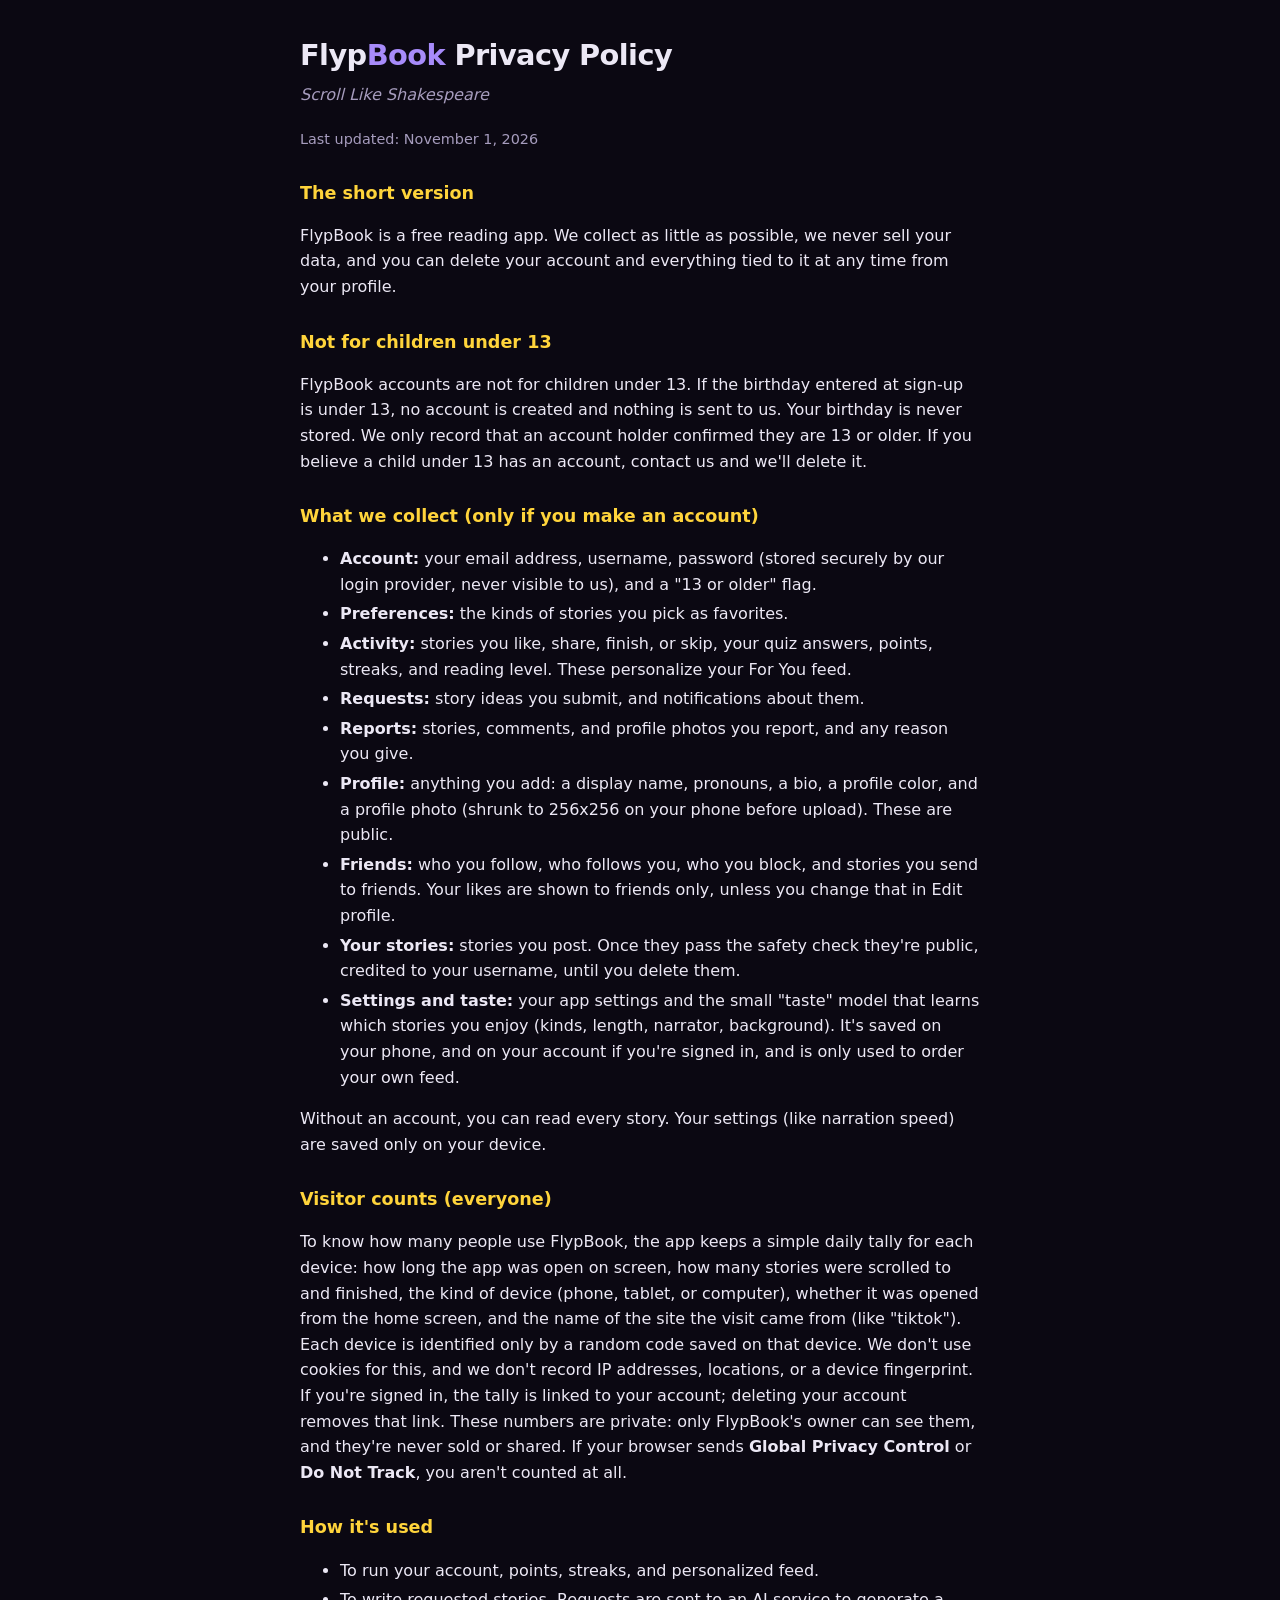
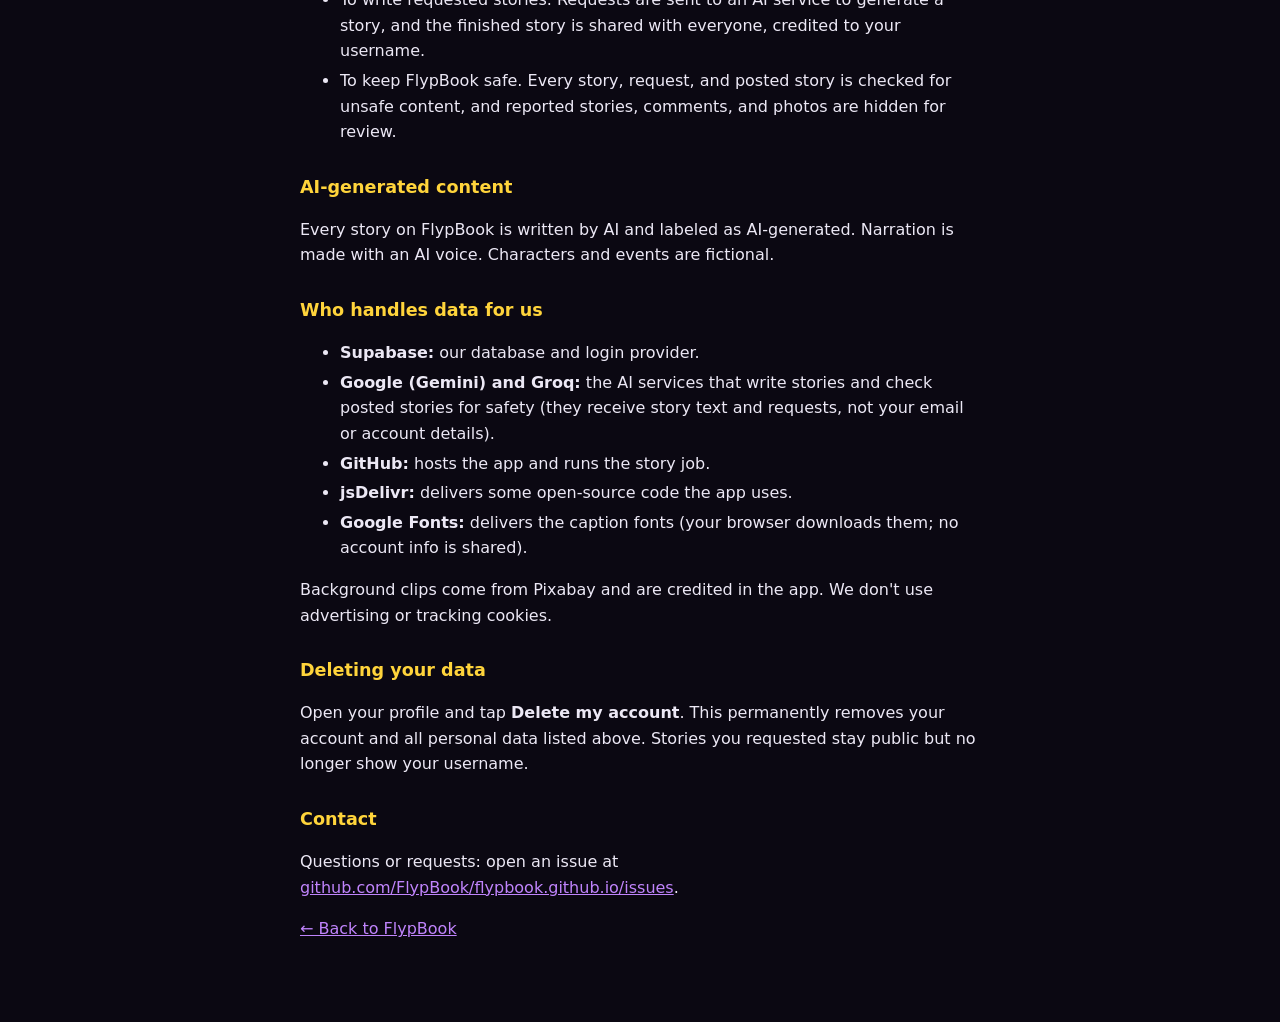
<file: web/privacy.html>
<!doctype html>
<html lang="en">
<head>
  <meta charset="utf-8">
  <meta name="viewport" content="width=device-width, initial-scale=1">
  <meta name="theme-color" content="#0b0812">
  <title>Privacy Policy · FlypBook</title>
  <link rel="icon" href="icons/favicon-32.png">
  <style>
    body { margin: 0; background: #0b0812; color: #ece8f5; font: 16px/1.6 "Segoe UI", Roboto, system-ui, sans-serif; }
    main { max-width: 680px; margin: 0 auto; padding: 32px 20px 64px; }
    h1 { font-size: 1.8rem; margin: 0 0 4px; letter-spacing: -0.02em; }
    h1 b { color: #a78bfa; }
    h2 { font-size: 1.1rem; margin: 28px 0 6px; color: #ffd43b; }
    .tag { color: #a69cbd; margin: 0 0 20px; font-style: italic; }
    a { color: #c084fc; }
    li { margin: 4px 0; }
    .updated { color: #a69cbd; font-size: 0.9rem; }
  </style>
</head>
<body>
<main>
  <h1>Flyp<b>Book</b> Privacy Policy</h1>
  <p class="tag">Scroll Like Shakespeare</p>
  <p class="updated">Last updated: November 1, 2026</p>

  <h2>The short version</h2>
  <p>FlypBook is a free reading app. We collect as little as possible, we never sell your data, and you can delete your account and everything tied to it at any time from your profile.</p>

  <h2>Not for children under 13</h2>
  <p>FlypBook accounts are not for children under 13. If the birthday entered at sign-up is under 13, no account is created and nothing is sent to us. Your birthday is never stored. We only record that an account holder confirmed they are 13 or older. If you believe a child under 13 has an account, contact us and we'll delete it.</p>

  <h2>What we collect (only if you make an account)</h2>
  <ul>
    <li><b>Account:</b> your email address, username, password (stored securely by our login provider, never visible to us), and a "13 or older" flag.</li>
    <li><b>Preferences:</b> the kinds of stories you pick as favorites.</li>
    <li><b>Activity:</b> stories you like, share, finish, or skip, your quiz answers, points, streaks, and reading level. These personalize your For You feed.</li>
    <li><b>Requests:</b> story ideas you submit, and notifications about them.</li>
    <li><b>Reports:</b> stories, comments, and profile photos you report, and any reason you give.</li>
    <li><b>Profile:</b> anything you add: a display name, pronouns, a bio, a profile color, and a profile photo (shrunk to 256x256 on your phone before upload). These are public.</li>
    <li><b>Friends:</b> who you follow, who follows you, who you block, and stories you send to friends. Your likes are shown to friends only, unless you change that in Edit profile.</li>
    <li><b>Your stories:</b> stories you post. Once they pass the safety check they're public, credited to your username, until you delete them.</li>
    <li><b>Settings and taste:</b> your app settings and the small "taste" model that learns which stories you enjoy (kinds, length, narrator, background). It's saved on your phone, and on your account if you're signed in, and is only used to order your own feed.</li>
  </ul>
  <p>Without an account, you can read every story. Your settings (like narration speed) are saved only on your device.</p>
  <h2>Visitor counts (everyone)</h2>
  <p>To know how many people use FlypBook, the app keeps a simple daily tally for each device: how long the app was open on screen, how many stories were scrolled to and finished, the kind of device (phone, tablet, or computer), whether it was opened from the home screen, and the name of the site the visit came from (like "tiktok"). Each device is identified only by a random code saved on that device. We don't use cookies for this, and we don't record IP addresses, locations, or a device fingerprint. If you're signed in, the tally is linked to your account; deleting your account removes that link. These numbers are private: only FlypBook's owner can see them, and they're never sold or shared. If your browser sends <b>Global Privacy Control</b> or <b>Do Not Track</b>, you aren't counted at all.</p>

  <h2>How it's used</h2>
  <ul>
    <li>To run your account, points, streaks, and personalized feed.</li>
    <li>To write requested stories. Requests are sent to an AI service to generate a story, and the finished story is shared with everyone, credited to your username.</li>
    <li>To keep FlypBook safe. Every story, request, and posted story is checked for unsafe content, and reported stories, comments, and photos are hidden for review.</li>
  </ul>

  <h2>AI-generated content</h2>
  <p>Every story on FlypBook is written by AI and labeled as AI-generated. Narration is made with an AI voice. Characters and events are fictional.</p>

  <h2>Who handles data for us</h2>
  <ul>
    <li><b>Supabase:</b> our database and login provider.</li>
    <li><b>Google (Gemini) and Groq:</b> the AI services that write stories and check posted stories for safety (they receive story text and requests, not your email or account details).</li>
    <li><b>GitHub:</b> hosts the app and runs the story job.</li>
    <li><b>jsDelivr:</b> delivers some open-source code the app uses.</li>
    <li><b>Google Fonts:</b> delivers the caption fonts (your browser downloads them; no account info is shared).</li>
  </ul>
  <p>Background clips come from Pixabay and are credited in the app. We don't use advertising or tracking cookies.</p>

  <h2>Deleting your data</h2>
  <p>Open your profile and tap <b>Delete my account</b>. This permanently removes your account and all personal data listed above. Stories you requested stay public but no longer show your username.</p>

  <h2>Contact</h2>
  <p>Questions or requests: open an issue at <a href="https://github.com/FlypBook/flypbook.github.io/issues">github.com/FlypBook/flypbook.github.io/issues</a>.</p>

  <p><a href="./">&larr; Back to FlypBook</a></p>
</main>
</body>
</html>
</file>
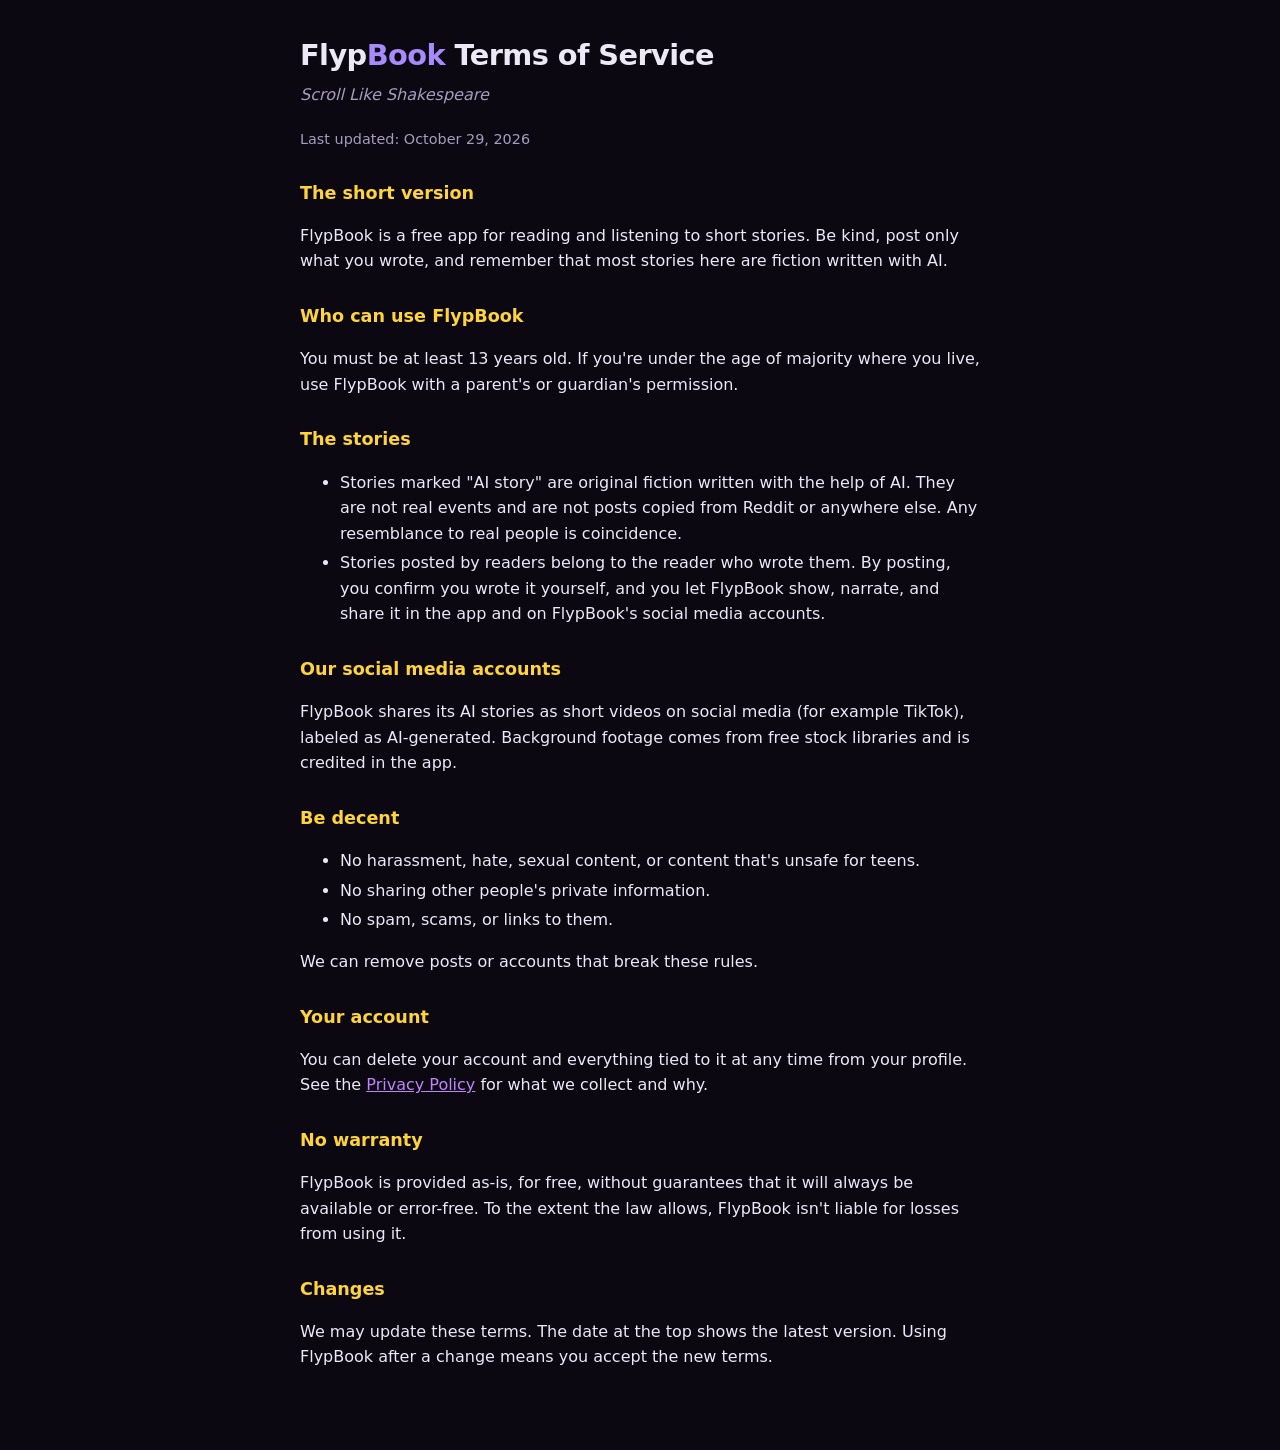
<file: web/terms.html>
<!doctype html>
<html lang="en">
<head>
  <meta charset="utf-8">
  <meta name="viewport" content="width=device-width, initial-scale=1">
  <meta name="theme-color" content="#0b0812">
  <title>Terms of Service · FlypBook</title>
  <link rel="icon" href="icons/favicon-32.png">
  <style>
    body { margin: 0; background: #0b0812; color: #ece8f5; font: 16px/1.6 "Segoe UI", Roboto, system-ui, sans-serif; }
    main { max-width: 680px; margin: 0 auto; padding: 32px 20px 64px; }
    h1 { font-size: 1.8rem; margin: 0 0 4px; letter-spacing: -0.02em; }
    h1 b { color: #a78bfa; }
    h2 { font-size: 1.1rem; margin: 28px 0 6px; color: #ffd43b; }
    .tag { color: #a69cbd; margin: 0 0 20px; font-style: italic; }
    a { color: #c084fc; }
    li { margin: 4px 0; }
    .updated { color: #a69cbd; font-size: 0.9rem; }
  </style>
</head>
<body>
<main>
  <h1>Flyp<b>Book</b> Terms of Service</h1>
  <p class="tag">Scroll Like Shakespeare</p>
  <p class="updated">Last updated: October 29, 2026</p>

  <h2>The short version</h2>
  <p>FlypBook is a free app for reading and listening to short stories. Be kind, post only what you wrote, and
    remember that most stories here are fiction written with AI.</p>

  <h2>Who can use FlypBook</h2>
  <p>You must be at least 13 years old. If you're under the age of majority where you live, use FlypBook with a
    parent's or guardian's permission.</p>

  <h2>The stories</h2>
  <ul>
    <li>Stories marked "AI story" are original fiction written with the help of AI. They are not real events and
      are not posts copied from Reddit or anywhere else. Any resemblance to real people is coincidence.</li>
    <li>Stories posted by readers belong to the reader who wrote them. By posting, you confirm you wrote it
      yourself, and you let FlypBook show, narrate, and share it in the app and on FlypBook's social media accounts.</li>
  </ul>

  <h2>Our social media accounts</h2>
  <p>FlypBook shares its AI stories as short videos on social media (for example TikTok), labeled as
    AI-generated. Background footage comes from free stock libraries and is credited in the app.</p>

  <h2>Be decent</h2>
  <ul>
    <li>No harassment, hate, sexual content, or content that's unsafe for teens.</li>
    <li>No sharing other people's private information.</li>
    <li>No spam, scams, or links to them.</li>
  </ul>
  <p>We can remove posts or accounts that break these rules.</p>

  <h2>Your account</h2>
  <p>You can delete your account and everything tied to it at any time from your profile. See the
    <a href="privacy.html">Privacy Policy</a> for what we collect and why.</p>

  <h2>No warranty</h2>
  <p>FlypBook is provided as-is, for free, without guarantees that it will always be available or error-free.
    To the extent the law allows, FlypBook isn't liable for losses from using it.</p>

  <h2>Changes</h2>
  <p>We may update these terms. The date at the top shows the latest version. Using FlypBook after a change
    means you accept the new terms.</p>
</main>
</body>
</html>
</file>
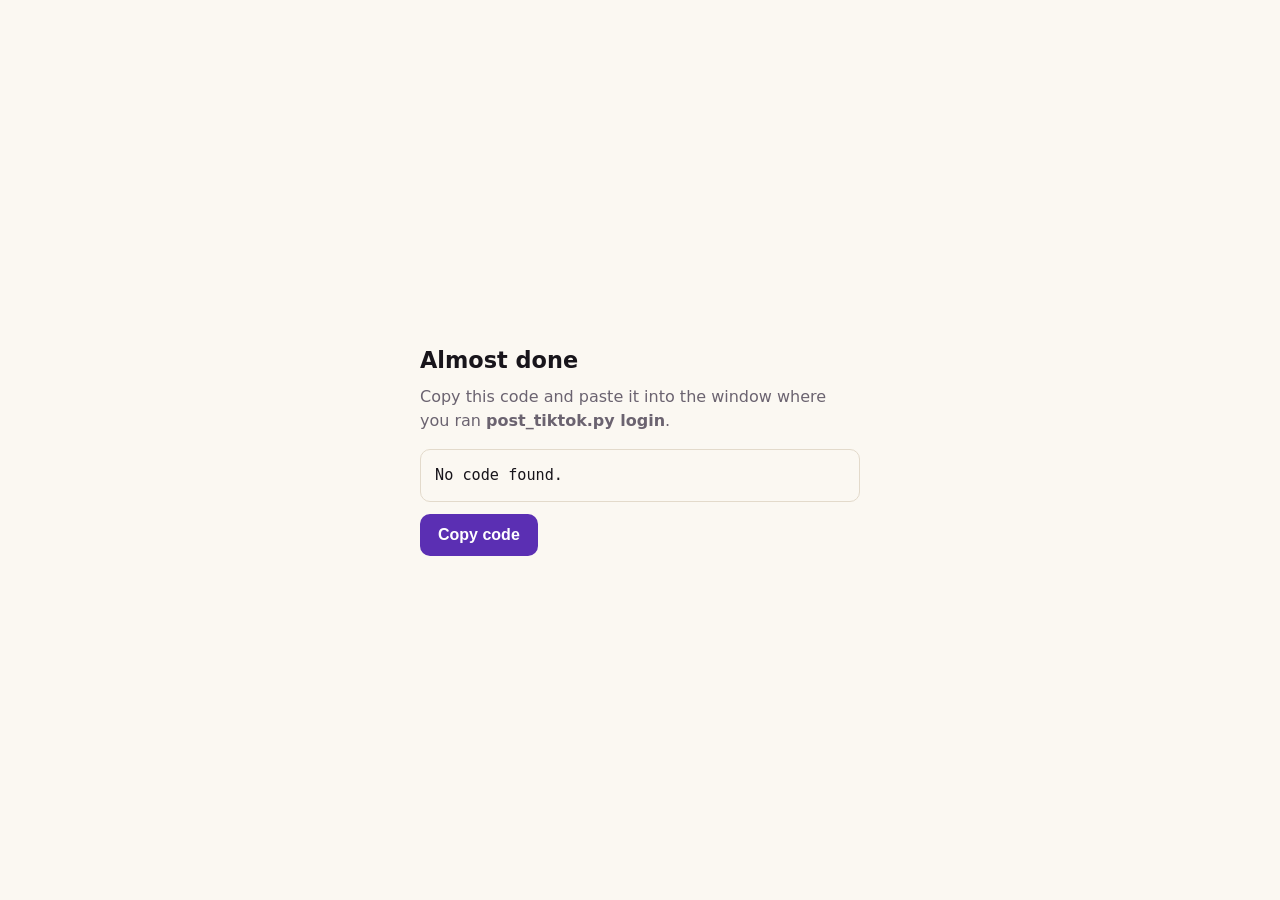
<file: web/tiktok.html>
<!doctype html>
<html lang="en">
<head>
  <meta charset="utf-8">
  <meta name="viewport" content="width=device-width, initial-scale=1">
  <title>FlypBook · TikTok connected</title>
  <meta name="robots" content="noindex">
  <style>
    :root { color-scheme: light dark; --bg: #fbf8f2; --ink: #18151b; --soft: #6b6370; --line: #e3dacb; --grape: #5b2fb3; }
    @media (prefers-color-scheme: dark) { :root { --bg: #141117; --ink: #f3eff7; --soft: #a59cae; --line: #2c2633; } }
    body { margin: 0; min-height: 100vh; display: grid; place-items: center; background: var(--bg); color: var(--ink);
      font: 16px/1.5 system-ui, -apple-system, Segoe UI, sans-serif; padding: 16px; box-sizing: border-box; }
    main { max-width: 440px; width: 100%; }
    h1 { font-size: 1.4rem; margin: 0 0 8px; }
    p { color: var(--soft); margin: 0 0 16px; }
    code { display: block; padding: 14px; border: 1px solid var(--line); border-radius: 10px; word-break: break-all; font-size: 0.95rem; color: var(--ink); }
    button { margin-top: 12px; padding: 12px 18px; border: 0; border-radius: 10px; background: var(--grape); color: #fff; font-weight: 700; font-size: 1rem; }
  </style>
</head>
<body>
  <main>
    <h1 id="head">Almost done</h1>
    <p id="msg">Copy this code and paste it into the window where you ran <b>post_tiktok.py login</b>.</p>
    <code id="code">No code found.</code>
    <button id="copy" type="button">Copy code</button>
  </main>
  <script>
    // TikTok sends people back here after they approve FlypBook's auto-poster. This page only shows the code;
    // it never sends it anywhere.
    const q = new URLSearchParams(location.search);
    const code = q.get("code"), err = q.get("error_description") || q.get("error");
    if (code) document.getElementById("code").textContent = code;
    if (err) {
      document.getElementById("head").textContent = "TikTok didn't connect";
      document.getElementById("msg").textContent = err;
    }
    document.getElementById("copy").onclick = async () => {
      try { await navigator.clipboard.writeText(code || ""); document.getElementById("copy").textContent = "Copied"; } catch {}
    };
  </script>
</body>
</html>
</file>
